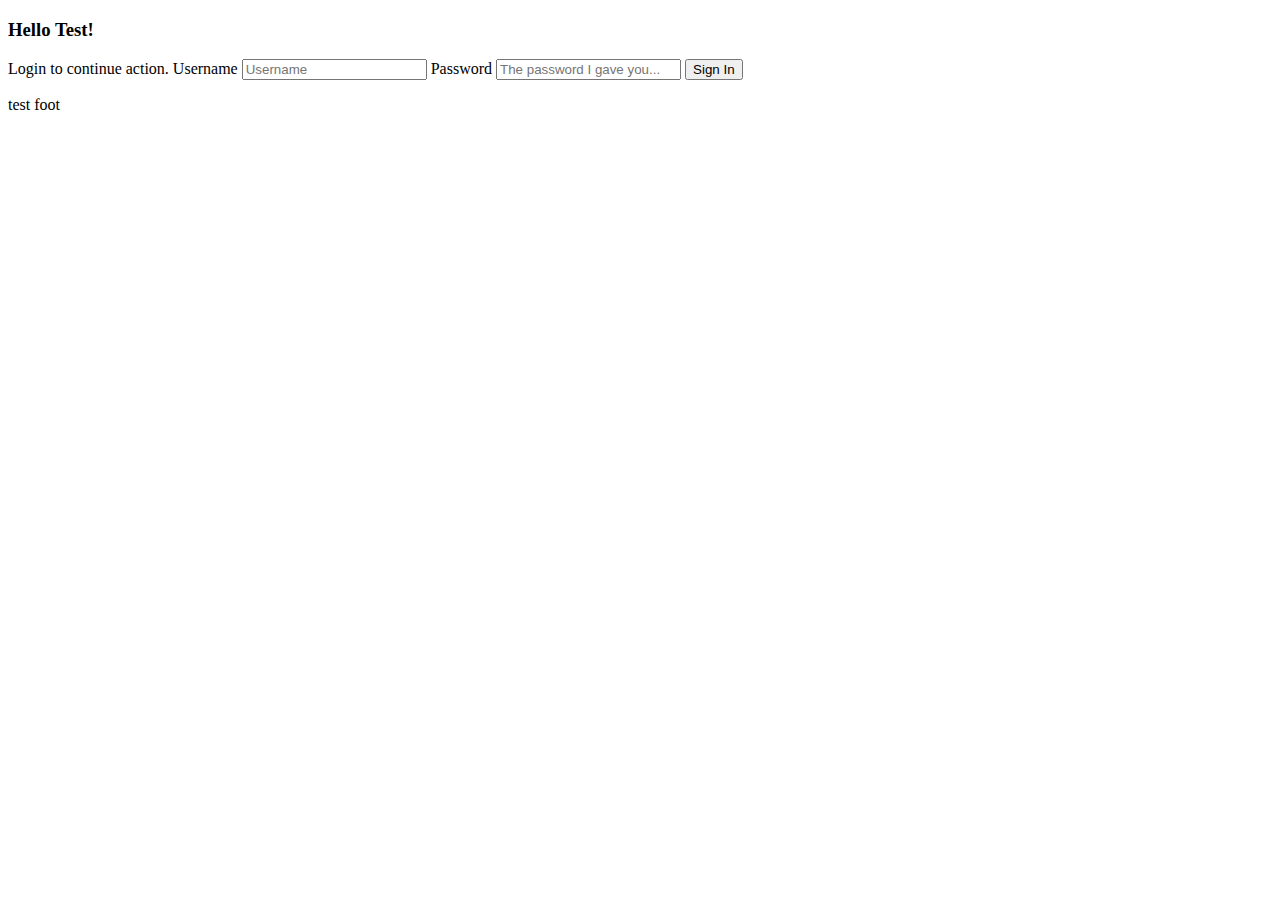
<file: Project Website to Hostinger/index.html>
<!DOCTYPE html>
<html lang="en">
<head>
    <meta charset="UTF-8">
    <meta name="viewport" content="width=device-width, initial-scale=1.0">
    <link rel="stylesheet" href="index.css">
    <title>Index Page 404</title>
</head>
<body>
    <div class="background">
        <div class="shape"></div>
        <div class="shape"></div>
    </div>
    <form>
        <h3>Hello Test!</h3>
        <span>Login to continue action.</span>

        <label for="username">Username</label>
        <input type="text" placeholder="Username" id="username">

        <label for="password">Password</label>
        <input type="password" placeholder="The password I gave you..." id="password">

        <button id="submit">Sign In</button>
    </form>

    
</body>
<footer>
    <p>test foot</p>
</footer>
<script href="script.js"></script>
</html>
</file>
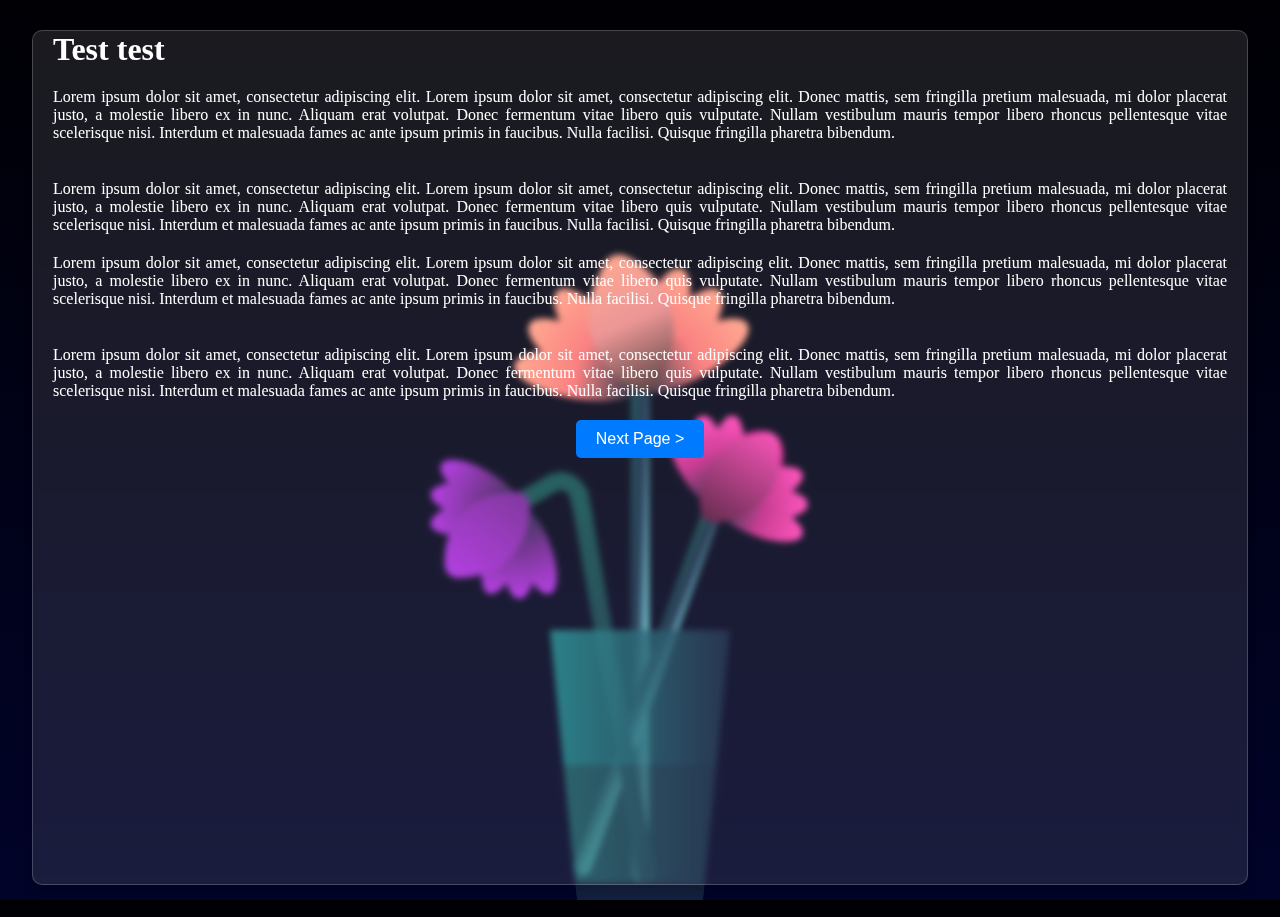
<file: Project Website to Hostinger/flowerpage.html>
<!DOCTYPE html>
<html lang="en">
<head>
    <meta charset="UTF-8">
    <meta name="viewport" content="width=device-width, initial-scale=1.0">
    <link rel="stylesheet" href="flowerpage.css">
    <title>Document</title>
</head>
<body>
    <!DOCTYPE html>
<html lang="en">
<head>
    <meta charset="UTF-8">
    <meta name="viewport" content="width=device-width, initial-scale=1.0">
    <title>Animated Flower</title>
    
</head>

<body>
    <div class="top-card">
 
        <h1>Test test</h1>
        <p>Lorem ipsum dolor sit amet, consectetur adipiscing elit. Lorem ipsum dolor sit amet, consectetur adipiscing elit. Donec mattis, sem fringilla pretium malesuada, mi dolor placerat justo, a molestie libero ex in nunc. Aliquam erat volutpat. Donec fermentum vitae libero quis vulputate. Nullam vestibulum mauris tempor libero rhoncus pellentesque vitae scelerisque nisi. Interdum et malesuada fames ac ante ipsum primis in faucibus. Nulla facilisi. Quisque fringilla pharetra bibendum.</p>
        &nbsp;
        <p>Lorem ipsum dolor sit amet, consectetur adipiscing elit. Lorem ipsum dolor sit amet, consectetur adipiscing elit. Donec mattis, sem fringilla pretium malesuada, mi dolor placerat justo, a molestie libero ex in nunc. Aliquam erat volutpat. Donec fermentum vitae libero quis vulputate. Nullam vestibulum mauris tempor libero rhoncus pellentesque vitae scelerisque nisi. Interdum et malesuada fames ac ante ipsum primis in faucibus. Nulla facilisi. Quisque fringilla pharetra bibendum.</p>

        <p>Lorem ipsum dolor sit amet, consectetur adipiscing elit. Lorem ipsum dolor sit amet, consectetur adipiscing elit. Donec mattis, sem fringilla pretium malesuada, mi dolor placerat justo, a molestie libero ex in nunc. Aliquam erat volutpat. Donec fermentum vitae libero quis vulputate. Nullam vestibulum mauris tempor libero rhoncus pellentesque vitae scelerisque nisi. Interdum et malesuada fames ac ante ipsum primis in faucibus. Nulla facilisi. Quisque fringilla pharetra bibendum.</p>
        &nbsp;
        <p>Lorem ipsum dolor sit amet, consectetur adipiscing elit. Lorem ipsum dolor sit amet, consectetur adipiscing elit. Donec mattis, sem fringilla pretium malesuada, mi dolor placerat justo, a molestie libero ex in nunc. Aliquam erat volutpat. Donec fermentum vitae libero quis vulputate. Nullam vestibulum mauris tempor libero rhoncus pellentesque vitae scelerisque nisi. Interdum et malesuada fames ac ante ipsum primis in faucibus. Nulla facilisi. Quisque fringilla pharetra bibendum.</p>

        <button class="next-page-btn" onclick="window.location.href='images.html'">Next Page &gt;</button>

   
</div>
    
        <div class="flower">
        <div class="f-wrapper">
            <div class="flower__line"></div>
            <div class="f">
                <div class="flower__leaf flower__leaf--1"></div>
                <div class="flower__leaf flower__leaf--2"></div>
                <div class="flower__leaf flower__leaf--3"></div>
                <div class="flower__leaf flower__leaf--4"></div>
                <div class="flower__leaf flower__leaf--5"></div>
                <div class="flower__leaf flower__leaf--6"></div>
                <div class="flower__leaf flower__leaf--7"></div>
                <div class="flower__leaf flower__leaf--8 flower__fall-down--yellow"></div>
            </div>
        </div>

        <div class="f-wrapper f-wrapper--2">
            <div class="flower__line"></div>
            <div class="f">
                <div class="flower__leaf flower__leaf--1"></div>
                <div class="flower__leaf flower__leaf--2"></div>
                <div class="flower__leaf flower__leaf--3"></div>
                <div class="flower__leaf flower__leaf--4"></div>
                <div class="flower__leaf flower__leaf--5"></div>
                <div class="flower__leaf flower__leaf--6"></div>
                <div class="flower__leaf flower__leaf--7"></div>
                <div class="flower__leaf flower__leaf--8 flower__fall-down--pink"></div>
            </div>
        </div>
            <div class="f-wrapper f-wrapper--3">
            <div class="flower__line"></div>
            <div class="f">
                <div class="flower__leaf flower__leaf--1"></div>
                <div class="flower__leaf flower__leaf--2"></div>
                <div class="flower__leaf flower__leaf--3"></div>
                <div class="flower__leaf flower__leaf--4"></div>
                <div class="flower__leaf flower__leaf--5"></div>
                <div class="flower__leaf flower__leaf--6"></div>
                <div class="flower__leaf flower__leaf--7"></div>
                <div class="flower__leaf flower__leaf--8 flower__fall-down--purple"></div>
            </div>
        </div>
        <div class="flower__glass"></div>
    </div>

</body>
</html>
</body>
</html>
</file>
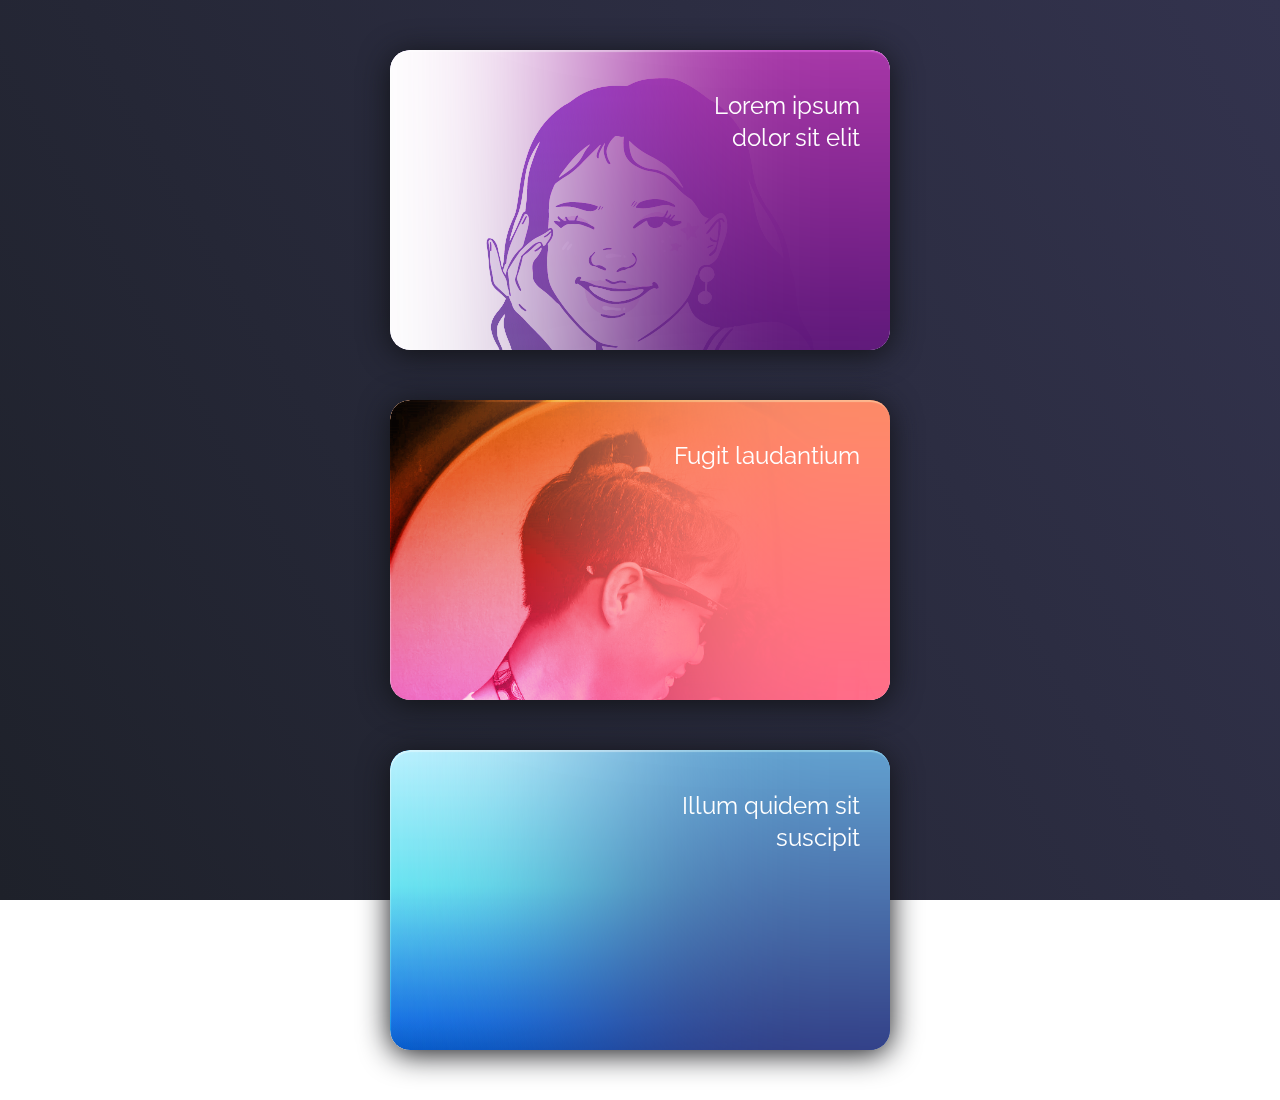
<file: Project Website to Hostinger/images.html>
<!DOCTYPE html>
<html lang="en">
<head>
    <meta charset="UTF-8">
    <meta name="viewport" content="width=device-width, initial-scale=1.0">
    <link rel="stylesheet" href="images.css">
    <title>Document</title>
</head>
<body>
    <div class="card">
        <div class="layer1 layer1--purple"></div>
        <div class="layer2 layer2--purple"></div>
        <div class="layer3 layer3--purple"></div>
        <div class="layer4 layer4--purple"></div>
        <div class="layer5 layer5--purple"></div>
        <div class="layer6 layer6--purple"></div>
        <div class="layer7 layer7--purple">
            <div class="text">
                <h2>Lorem ipsum dolor sit elit</h2>
            </div>
        </div>
    </div>
    
    <div class="card">
        <div class="layer1 layer1--orange"></div>
        <div class="layer2 layer2--orange"></div>
        <div class="layer3 layer3--orange"></div>
        <div class="layer4 layer4--orange"></div>
        <div class="layer5 layer5--orange"></div>
        <div class="layer6 layer6--orange"></div>
        <div class="layer7 layer7--orange">
            <div class="text">
                <h2>Fugit laudantium</h2>
            </div>
        </div>
    </div>
    
    <div class="card">
        <div class="layer1 layer1--blue"></div>
        <div class="layer2 layer2--blue"></div>
        <div class="layer3 layer3--blue"></div>
        <div class="layer4 layer4--blue"></div>
        <div class="layer5 layer5--blue"></div>
        <div class="layer6 layer6--blue"></div>
        <div class="layer7 layer7--blue">
            <div class="text">
                <h2>Illum quidem sit suscipit</h2>
            </div>
        </div>
    </div>
</body>
<script src="images.js"></script>
</html>
</file>
<file: Project Website to Hostinger/index.css>
/*mobile view*/
 @media screen and (max-width: 767px) { 

*, *::before, *::after {
    padding: 0;
    margin: 0;
    box-sizing: border-box;
}

body {
    background-color: #080710;
}

.background {
    width: 430px;
    height: 520px;
    position: absolute;
    transform: translate(-50%, -50%);
    left: 50%;
    top: 50%;
}

.background .shape {
    height: 200px;
    width: 200px;
    position: absolute;
    border-radius: 50%;
}

.shape:first-child {
    background: linear-gradient(#9b22ea, #bf23f6);
    left: -80px;
    top: -80px;
}

.shape:last-child {
    background: linear-gradient(to right, #ff512f, #f09819);
    right: -30px;
    bottom: -80px;
}

form {
    height: 520px;
    width: 430em;
    background-color: rgba(255, 255, 255, 0.07);
    position: absolute;
    transform: translate(-50%, -50%);
    top: 50%;
    left: 50%;
    border-radius: 10px;
    backdrop-filter: blur(10px);
    border: 2px solid rgba(255, 255, 255, 0.1);
    box-shadow: 0 0 40px rgba(8, 7, 16, 0.6);
    padding: 50px 35px;
}

form * {
    font-family: 'Poppins', sans-serif;
    color: #ffffff;
    letter-spacing: 0.5px;
    outline: none;
    border: none;
}

form h3 {
    font-size: 32px;
    font-weight: 500;
    line-height: 42px;
}

form h3 span {
    display: block;
    font-size: 16px;
    font-weight: 300;
    color: #e5e5e5;
}

label {
    display: block;
    font-size: 16px;
    font-weight: 300;
    color: #e5e5e5;
    margin-top: 30px;
}

input {
    display: block;
    height: 50px;
    width: 100%;
    background-color: rgba(255, 255, 255, 0.07);
    border-radius: 20px;
    padding: 0 10px;
    margin-top: 10px;
    font-size: 14px;
    font-weight: 300;
}

::placeholder {
    color: #e5e5e5;
}

button {
    margin-top: 50px;
    width: 100%;
    background-color: #ffffff;
    color: #080710;
    padding: 15px 0;
    font-size: 18px;
    font-weight: 600;
    border-radius: 20px;
    cursor: pointer;
}





 }

 /* Code for PC */

 @media screen and (max-width: 1080px) {
    
*, *::before, *::after {
    padding: 0;
    margin: 0;
    box-sizing: border-box;
}

body {
    background-color: #080710;
}

.background {
    width: 430px;
    height: 520px;
    position: absolute;
    transform: translate(-50%, -50%);
    left: 50%;
    top: 50%;
}

.background .shape {
    height: 200px;
    width: 200px;
    position: absolute;
    border-radius: 50%;
}

.shape:first-child {
    background: linear-gradient(#9b22ea, #bf23f6);
    left: -80px;
    top: -80px;
}

.shape:last-child {
    background: linear-gradient(to right, #ff512f, #f09819);
    right: -30px;
    bottom: -80px;
}

form {
    height: 520px;
    width: 430px;
    background-color: rgba(255, 255, 255, 0.07);
    position: absolute;
    transform: translate(-50%, -50%);
    top: 50%;
    left: 50%;
    border-radius: 10px;
    backdrop-filter: blur(10px);
    border: 2px solid rgba(255, 255, 255, 0.1);
    box-shadow: 0 0 40px rgba(8, 7, 16, 0.6);
    padding: 50px 35px;
}

form * {
    font-family: 'Poppins', sans-serif;
    color: #ffffff;
    letter-spacing: 0.5px;
    outline: none;
    border: none;
}

form h3 {
    font-size: 32px;
    font-weight: 500;
    line-height: 42px;
}

form h3 span {
    display: block;
    font-size: 16px;
    font-weight: 300;
    color: #e5e5e5;
}

label {
    display: block;
    font-size: 16px;
    font-weight: 300;
    color: #e5e5e5;
    margin-top: 30px;
}

input {
    display: block;
    height: 50px;
    width: 100%;
    background-color: rgba(255, 255, 255, 0.07);
    border-radius: 20px;
    padding: 0 10px;
    margin-top: 10px;
    font-size: 14px;
    font-weight: 300;
}

::placeholder {
    color: #e5e5e5;
}

button {
    margin-top: 50px;
    width: 100%;
    background-color: #ffffff;
    color: #080710;
    padding: 15px 0;
    font-size: 18px;
    font-weight: 600;
    border-radius: 20px;
    cursor: pointer;
}
 }
</file>
<file: Project Website to Hostinger/flowerpage.css>
.top-card {
    background-color: burlywood;
    width: 95%;
    height: 95vh;
    position: absolute; 
    top: 0; 
    left: 50%; 
    transform: translateX(-50%); 
    z-index: 1;
    border-radius: 10px;
    background: rgba(255, 255, 255, 0.1);  
    backdrop-filter: blur(3px);  
    border: 1px solid rgba(255, 255, 255, 0.2);  
    box-shadow: 0 4px 8px rgba(0, 0, 0, 0.2); 
    margin: 30px auto;
}

p, h1 {
    color: white; 
    text-align: justify;
    margin: 0 20px 20px 20px; 
}



        *,
        *::after,
        *::before {
            padding: 0;
            margin: 0;
            box-sizing: border-box;
        }

        :root {
            --color-bg: linear-gradient(to top, #010329, #000005);
            --color-glass: linear-gradient(to left, #142544, #1a9092);
            --color-water: linear-gradient(to left, #142544, #1b6d6e);
        }

        body {
            background-image: var(--color-bg);
            min-height: 100vh;
            display: flex;
            justify-content: center;
            align-items: flex-end;
            overflow: hidden;
        }

        .flower {
            position: relative;

        }

        .flower__glass {
            width: 20vmin;
            height: 30vmin;
            background-image: var(--color-glass);
            clip-path: polygon(0 0, 100% 0, 85% 100%, 15% 100%);
            opacity: .8;
            position: relative;
        }

        .flower__glass::after {
            content: '';
            position: absolute;
            bottom: 0;
            left: 0;
            background-color: #182843;
            width: 100%;
            height: 2vmin;
        }

        .flower__glass::before {
            content: '';
            position: absolute;
            bottom: 0;
            left: 0;
            background-image: var(--color-water);
            width: 100%;
            height: 15vmin;
        }

        .f-wrapper {
            position: absolute;
            left: 45%;
            bottom: 2vmin;
        }

        .f-wrapper--2 {
            left: 50%;
            bottom: 5%;
            transform-origin: 10% left;
            transform: rotate(20deg);
        }

        .f-wrapper--3 {
            left: 30%;
            bottom: 5%;
            transform-origin: 10% left;
            transform: rotate(-10deg);
        }

        .f-wrapper--3 .flower__line {
            height: 45vmin;
            position: relative;
        }

        .f-wrapper--3 .flower__line::after {
            content: '';
            position: absolute;
            left: 0;
            top: 0;
            width: 6vmin;
            height: 6vmin;
            transform: translate(-69%, -30%) rotate(-5deg);
            border-radius: 10vmin 10vmin 0 0;
            border: 2vmin solid #104d4e;
            border-bottom: transparent;
            border-left: transparent;
        }

        .f-wrapper--3 .flower__line::before {
            content: '';
            position: absolute;
            left: -40%;
            top: -1%;
            width: 6vmin;
            height: 2vmin;
            transform-origin: right;
            transform: translate(-100%, -80%) rotate(-20deg);
            background-color: #104d4e;
            border-radius: 2vmin;
        }

        .f-wrapper--3 .flower__line {
            background-image: linear-gradient(to top, #142544, #104d4e);
        }


        .f-wrapper--2 .flower__line {
            height: 45vmin;
        }

        .f-wrapper--2 .f {
            transform: translateX(-50%) rotate(20deg);
        }

        .f-wrapper--3 .f {
            transform: translate(-350%, -50%) rotate(-120deg);
        }

        .f-wrapper--2 .flower__leaf:not(:first-child) {
            width: 3.8vmin;
            height: 10vmin;
            background-image: linear-gradient(to bottom, #ff43b6, #c22887, #1a233a 99%);
        }

        .f-wrapper--3 .flower__leaf:not(:first-child) {
            width: 3.8vmin;
            height: 10vmin;
            background-image: linear-gradient(to bottom, #ad2be0, #712291, #1a233a 99%);
        }

        .f-wrapper--3 .flower__leaf--1 {
            width: 8vmin;
            height: 10vmin;
            bottom: 2vmin;
            background-color: #ad2be0;
        }

        .f-wrapper--2 .flower__leaf--1 {
            width: 8vmin;
            height: 10vmin;
            bottom: 2vmin;
            background-color: #de118b;
        }

        .f-wrapper--2 .f .flower__leaf--8 {
            width: 10vmin;
            height: 9vmin;
            bottom: 3vmin;
            left: -30%;
            transform: rotate(-50deg);
            background-image: linear-gradient(to left bottom, #ff43b6, #4d1337);
            ;
        }

        .f-wrapper--3 .f .flower__leaf--8 {
            width: 10vmin;
            height: 9vmin;
            left: -10% !important;
            background-image: linear-gradient(to left bottom, #ad2be0, #712291);
            ;
        }

        .flower__line {
            width: 2vmin;
            height: 56vmin;
            background-image: linear-gradient(to left top, #82fdff 20%, #142544, #104d4e);
            border-radius: 4vmin;
        }

        .f {
            position: absolute;
            top: 1vmin;
            left: 50%;
            transform: translateX(-50%) rotate(-10deg);
            width: 2vmin;
            height: 2vmin;
        }

         .flower__leaf {
            position: absolute;
            left: 50%;
            bottom: 2vmin;
            transform: translateX(-50%);
            width: 5vmin;
            height: 14vmin;
            background-image: linear-gradient(to bottom, #ffa085, #fa7373, #1a233a 99%);

            clip-path: ellipse(50% 50% at 50% 50%);
            transform-origin: center bottom;
            animation: open-flower 2s 1s backwards;

        }

        .flower__leaf--1 {
            width: 10vmin;
            height: 12vmin;
            bottom: 3vmin;
            border-radius: 50% 50% 50% 50% / 80% 80% 20% 20%;
            background-color: #e24f5f;
            background-image: none;
            animation: open-flowe--middle 1.4s 1s backwards;
        }

        .flower__leaf--2 {
            transform: translateX(-50%) rotate(-30deg);
        }

        .flower__leaf--3 {
            transform: translateX(-50%) rotate(-50deg);
        }

        .flower__leaf--4 {
            transform: translateX(-50%) rotate(-70deg);
        }

        .flower__leaf--5 {
            transform: translateX(-50%) rotate(30deg);
        }

        .flower__leaf--6 {
            transform: translateX(-50%) rotate(50deg);
        }

        .flower__leaf--7 {
            transform: translateX(-50%) rotate(70deg);
        }

        .flower__leaf--8 {
            width: 13vmin;
            height: 11vmin;
            bottom: 6vmin;
            left: -30%;
            border-radius: none;
            clip-path: none;
            border-radius: 10vmin 2vmin 10vmin 2vmin;
            transform: rotate(-55deg);
            background-image: linear-gradient(to left bottom, #ffa085, #eb8b8b, #492f2f 98%);
        }

        .flower__fall-down--yellow {
            animation: flower-fall-down-yellow 8s 1.2s linear forwards;
        }

        .flower__fall-down--pink {
            animation: flower-fall-down-pink 5s 1.2s linear forwards;
        }

        .flower__fall-down--purple {
            bottom: 4vmin;
            animation: flower-fall-down-purple 6s 1.2s linear forwards, flower-falling 6s 7.2s linear infinite;
        }


        @keyframes open-flower {
            0% {
                transform: translateX(-50%) rotate(0);
            }
        }

        @keyframes open-flowe--middle {
            0% {
                opacity: 0;
                transform: translateX(-50%) scale(0);
            }
        }

        @keyframes flower-fall-down-pink {

            0% {
                transform: rotate(-55deg);
            }

            50% {
                transform: rotateX(-100deg);
            }

            100% {
                transform: translate(2vmin, 28vmin);
            }

        }

        @keyframes flower-fall-down-yellow {

            0% {
                transform: rotate(-55deg);
            }

            50% {
                bottom: 3vmin;
                transform: rotateX(-100deg);
            }

            100% {
                transform: translate(2vmin, 70vmin) rotate(150deg);
            }

        }

        @keyframes flower-fall-down-purple {

            0% {
                transform: rotate(-50deg);
            }

            25% {
                bottom: 1vmin;
                transform: rotateX(-100deg);
                perspective: 0px;
            }

            50% {
                perspective: 0px;
                transform: translate(-30vmin, 2vmin) rotate(90deg);
            }

            75% {
                perspective: 0px;
                transform: translate(-34vmin, -2vmin);
            }

            100% {
                transform-origin: center;
                transform: translate(-34vmin, -2vmin) rotateY(-80deg) rotateX(35deg);
            }

        }

        @keyframes flower-falling {

            0%,
            100% {
                transform-origin: center;
                transform: translate(-34vmin, -2vmin) rotateY(-80deg) rotateX(35deg);
            }

            25% {
                transform-origin: center;
                transform: translate(-34.4vmin, -2vmin) rotateY(-84deg) rotateX(35deg);
            }

            50% {
                transform-origin: center;
                transform: translate(-32vmin, -4.2vmin) rotateY(-80deg) rotateX(35deg);
            }

            75% {
                transform-origin: center;
                transform: translate(-36vmin, 1.1vmin) rotateY(-80deg) rotateX(35deg);
            }
            
        }

        .next-page-btn {
            background-color: #007bff; 
            color: white; 
            border: none; 
            border-radius: 5px; 
            padding: 10px 20px; 
            font-size: 16px; 
            cursor: pointer; 
            display: flex; 
            align-items: center;
            gap: 8px; 
            margin: 0 auto;
        }
        
        .next-page-btn:hover {
            background-color: #0056b3; 
        }
        
        .next-page-btn:focus {
            outline: none; /
            /* box-shadow: 0 0 0 2px #0056b3;  */
        }
</file>
<file: Project Website to Hostinger/images.css>
@import url('https://fonts.googleapis.com/css?family=Montserrat|Raleway');

/* Font settings */
body {
    background: linear-gradient(60deg, #1e212a, #33334e);
    background-attachment: fixed;
    font-family: 'Raleway', sans-serif;
}

/* Card styling */
.card {
    position: relative;
    width: 500px;
    height: 300px;
    margin: 50px auto;
    border-radius: 20px;
    box-shadow: 0px 4px 30px 0px #121317;
    overflow: hidden;
}

/* Layer 1 */
.layer1 {
    width: 100%;
    height: 100%;
    border-radius: inherit;
}

/* Specific colors for layer1 */
.layer1--purple {
    background: linear-gradient(to bottom, #a879ce, #281842);
}

.layer1--orange {
    background: linear-gradient(to bottom, #ffbd84, #ff8cbd);
}

.layer1--blue {
    background: linear-gradient(to bottom, #68bfff, #043371);
}

/* Layer 2 */
.layer2 {
    position: absolute;
    top: 0;
    background-size: cover;
    width: 100%;
    height: 100%;
    border-radius: inherit;
    mix-blend-mode: luminosity;
    opacity: 1;
}

/* Specific images for layer2 */
.layer2--purple {
    background-image: url("images/test\ img.png");
}

.layer2--orange {
    background-image: url("images/copy\ pfp.jpeg");
}

.layer2--blue {
    background-image: url("https://orig00.deviantart.net/6e4e/f/2014/094/8/8/island_by_yanadhyana-d4m3jgf.jpg");
}

/* Layer 3 */
.layer3 {
    position: absolute;
    top: 0;
    left: 0;
    width: 100%;
    height: 100%;
    border-radius: inherit;
    background-color: #fff;
    mix-blend-mode: overlay;
    opacity: 0.8;
}

/* Layer 4 */
.layer4 {
    width: 100%;
    height: 100%;
    background-size: cover;
    position: absolute;
    top: 0;
    mix-blend-mode: hard-light;
    opacity: 0;
}

/* Specific images for layer4 */
.layer4--purple {
    background-image: url("https://orig00.deviantart.net/9ece/f/2013/322/8/b/castle_of_dreams_by_yanadhyana-d5jj9kz.jpg");
}

.layer4--orange {
    background-image: url("https://orig00.deviantart.net/a81d/f/2014/152/6/4/kingdom_of_the_three_moons_by_yanadhyana-d5w72i0.jpg");
}

.layer4--blue {
    background-image: url("https://orig00.deviantart.net/6e4e/f/2014/094/8/8/island_by_yanadhyana-d4m3jgf.jpg");
}

/* Layer 5 */
.layer5 {
    position: absolute;
    width: 600px;
    height: 700px;
    top: -200px;
    left: 200px;
    filter: blur(100px);
    opacity: 1;
}

/* Specific colors for layer5 */
.layer5--purple {
    background: linear-gradient(to bottom, #d74ac6, #2d035a);
}

.layer5--orange {
    background: linear-gradient(to bottom, #ffa151, #ff569e);
}

.layer5--blue {
    background: linear-gradient(to bottom, #80e0ff, #140057);
}

/* Layer 6 */
.layer6 {
    box-shadow: inset 1px 2px 1px #fff;
    position: absolute;
    top: 0;
    width: 500px;
    height: 300px;
    border-radius: inherit;
    mix-blend-mode: overlay;
    opacity: 0.4;
}

/* Layer 7 */
.layer7 {
    position: absolute;
    top: 0;
    width: 100%;
    height: 100%;
    color: #fff;
}

/* Text styling within layer7 */
.layer7 .text {
    width: 200px;
    height: 100%;
    float: right;
    margin-top: 25px;
    margin-right: 30px;
    text-align: right;
}

.layer7 h2 {
    position: absolute;
    top: 20px;
    right: 30px;
    width: 200px;
    line-height: 32px;
    font-weight: normal;
}

.layer7 h3 {
    position: absolute;
    top: 115px;
    right: 30px;
    width: 200px;
    font-weight: normal;
}

.layer7 p {
    position: absolute;
    bottom: 20px;
    right: 30px;
    margin-top: 70px;
}
</file>
